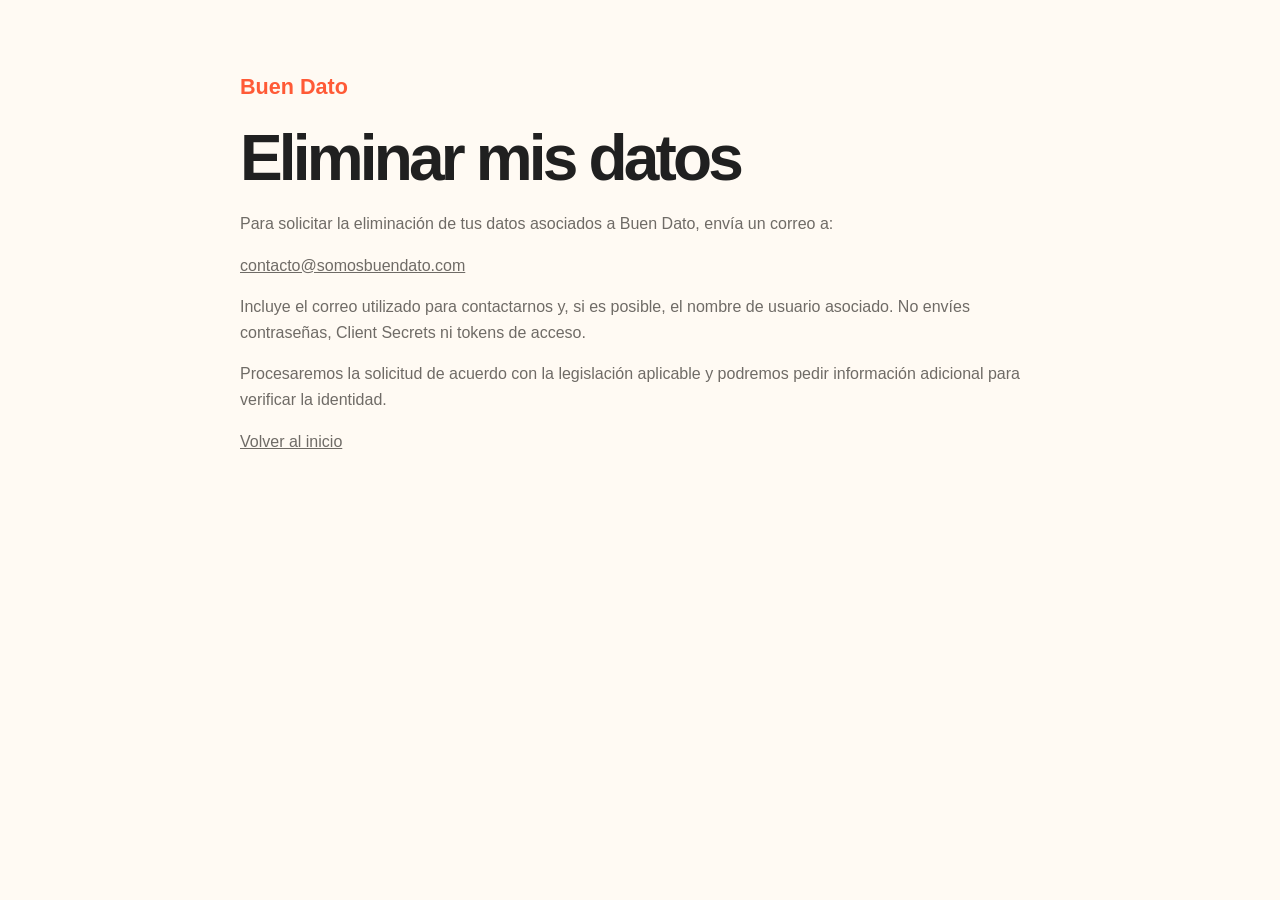
<file: eliminacion-datos.html>
<!DOCTYPE html>
<html lang="es">
<head>
  <meta charset="UTF-8">
  <meta name="viewport" content="width=device-width, initial-scale=1">
  <title>Eliminar mis datos | Buen Dato</title>
  <link rel="stylesheet" href="estilos.css">
</head>
<body>
  <main class="pagina-legal">
    <a class="logo" href="index.html">Buen Dato</a>

    <h1>Eliminar mis datos</h1>

    <p>
      Para solicitar la eliminación de tus datos asociados a Buen Dato,
      envía un correo a:
    </p>

    <p>
      <a href="mailto:contacto@somosbuendato.com">
        contacto@somosbuendato.com
      </a>
    </p>

    <p>
      Incluye el correo utilizado para contactarnos y, si es posible,
      el nombre de usuario asociado. No envíes contraseñas, Client Secrets
      ni tokens de acceso.
    </p>

    <p>
      Procesaremos la solicitud de acuerdo con la legislación aplicable y
      podremos pedir información adicional para verificar la identidad.
    </p>

    <p><a href="index.html">Volver al inicio</a></p>
  </main>
</body>
</html>
</file>
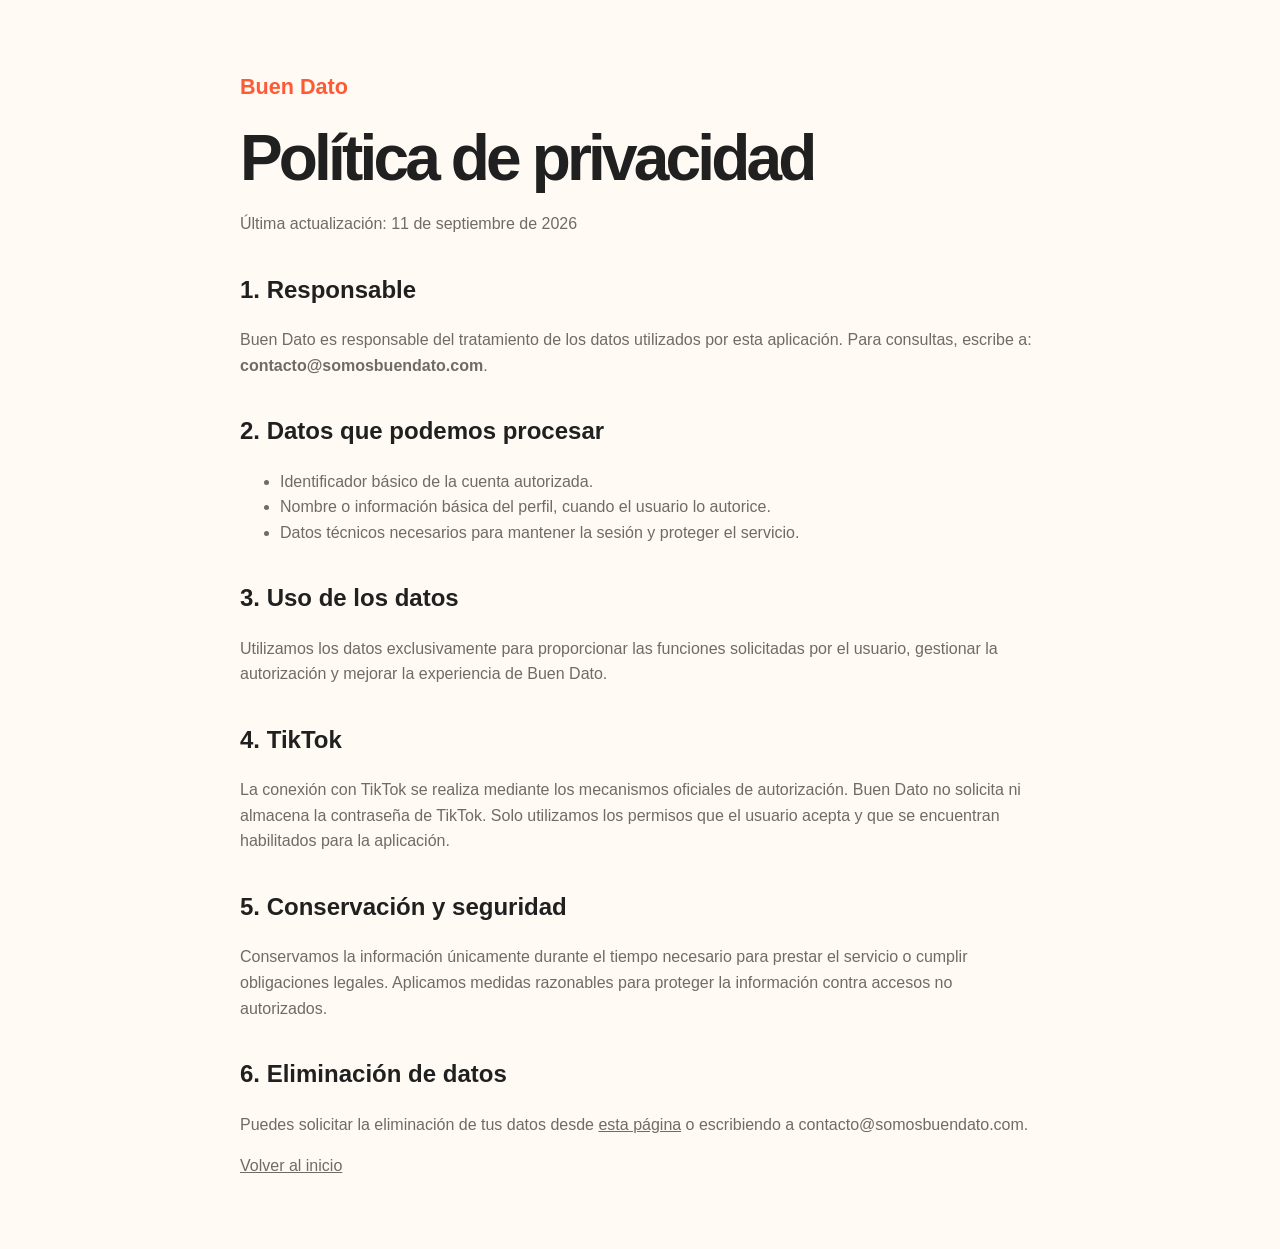
<file: privacidad.html>
<!DOCTYPE html>
<html lang="es">
<head>
  <meta charset="UTF-8">
  <meta name="viewport" content="width=device-width, initial-scale=1">
  <title>Política de privacidad | Buen Dato</title>
  <link rel="stylesheet" href="estilos.css">
</head>
<body>
  <main class="pagina-legal">
    <a class="logo" href="index.html">Buen Dato</a>

    <h1>Política de privacidad</h1>
    <p>Última actualización: 11 de septiembre de 2026</p>

    <h2>1. Responsable</h2>
    <p>
      Buen Dato es responsable del tratamiento de los datos utilizados
      por esta aplicación. Para consultas, escribe a:
      <strong>contacto@somosbuendato.com</strong>.
    </p>

    <h2>2. Datos que podemos procesar</h2>
    <ul>
      <li>Identificador básico de la cuenta autorizada.</li>
      <li>Nombre o información básica del perfil, cuando el usuario lo autorice.</li>
      <li>Datos técnicos necesarios para mantener la sesión y proteger el servicio.</li>
    </ul>

    <h2>3. Uso de los datos</h2>
    <p>
      Utilizamos los datos exclusivamente para proporcionar las funciones
      solicitadas por el usuario, gestionar la autorización y mejorar la
      experiencia de Buen Dato.
    </p>

    <h2>4. TikTok</h2>
    <p>
      La conexión con TikTok se realiza mediante los mecanismos oficiales de
      autorización. Buen Dato no solicita ni almacena la contraseña de TikTok.
      Solo utilizamos los permisos que el usuario acepta y que se encuentran
      habilitados para la aplicación.
    </p>

    <h2>5. Conservación y seguridad</h2>
    <p>
      Conservamos la información únicamente durante el tiempo necesario para
      prestar el servicio o cumplir obligaciones legales. Aplicamos medidas
      razonables para proteger la información contra accesos no autorizados.
    </p>

    <h2>6. Eliminación de datos</h2>
    <p>
      Puedes solicitar la eliminación de tus datos desde
      <a href="eliminacion-datos.html">esta página</a> o escribiendo a
      contacto@somosbuendato.com.
    </p>

    <p><a href="index.html">Volver al inicio</a></p>
  </main>
</body>
</html>
</file>
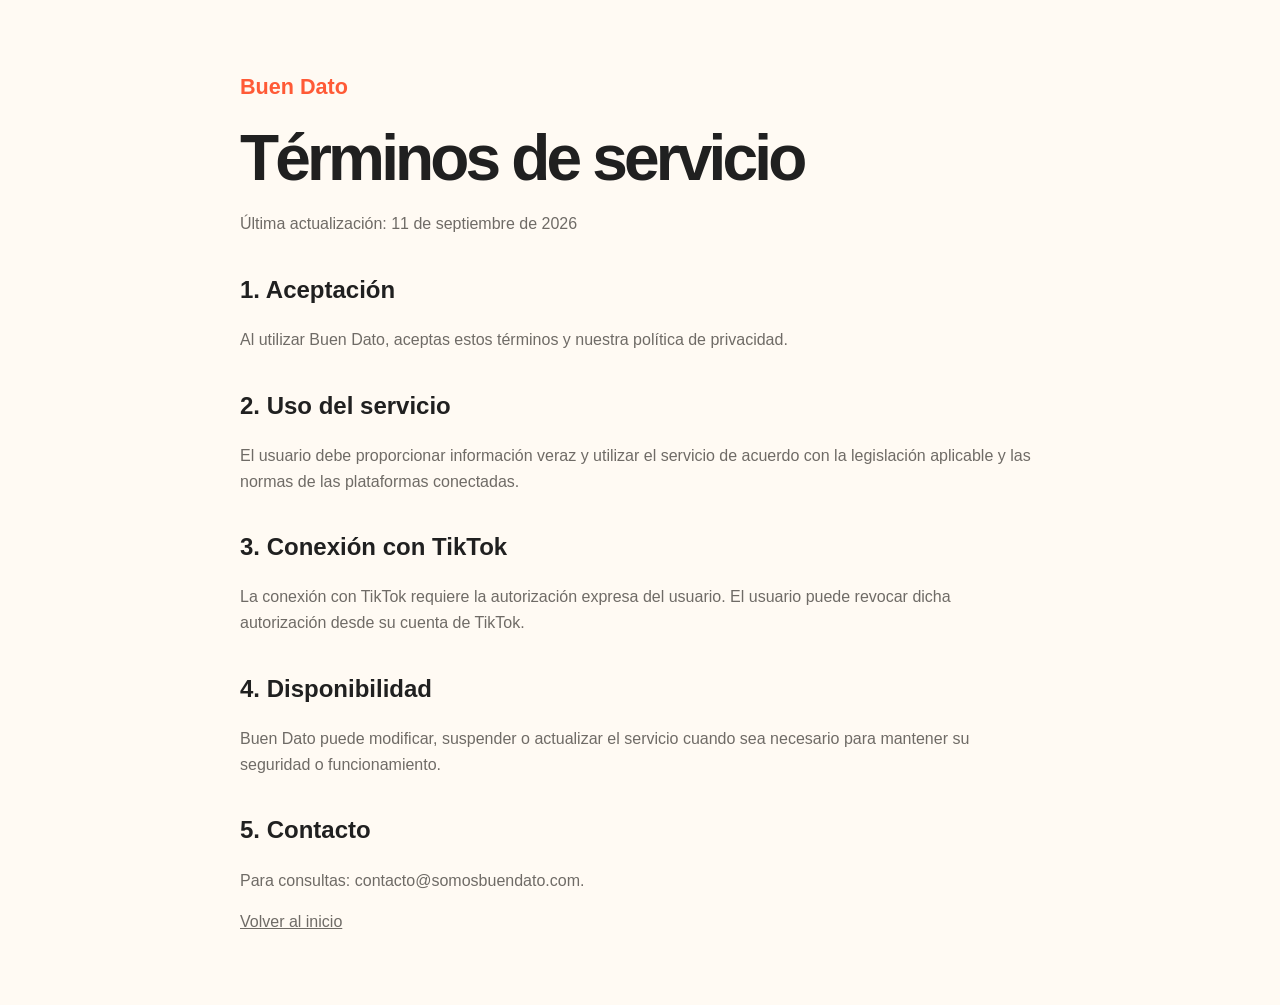
<file: terminos.html>
<!DOCTYPE html>
<html lang="es">
<head>
  <meta charset="UTF-8">
  <meta name="viewport" content="width=device-width, initial-scale=1">
  <title>Términos de servicio | Buen Dato</title>
  <link rel="stylesheet" href="estilos.css">
</head>
<body>
  <main class="pagina-legal">
    <a class="logo" href="index.html">Buen Dato</a>

    <h1>Términos de servicio</h1>
    <p>Última actualización: 11 de septiembre de 2026</p>

    <h2>1. Aceptación</h2>
    <p>
      Al utilizar Buen Dato, aceptas estos términos y nuestra política de privacidad.
    </p>

    <h2>2. Uso del servicio</h2>
    <p>
      El usuario debe proporcionar información veraz y utilizar el servicio
      de acuerdo con la legislación aplicable y las normas de las plataformas
      conectadas.
    </p>

    <h2>3. Conexión con TikTok</h2>
    <p>
      La conexión con TikTok requiere la autorización expresa del usuario.
      El usuario puede revocar dicha autorización desde su cuenta de TikTok.
    </p>

    <h2>4. Disponibilidad</h2>
    <p>
      Buen Dato puede modificar, suspender o actualizar el servicio cuando sea
      necesario para mantener su seguridad o funcionamiento.
    </p>

    <h2>5. Contacto</h2>
    <p>
      Para consultas: contacto@somosbuendato.com.
    </p>

    <p><a href="index.html">Volver al inicio</a></p>
  </main>
</body>
</html>
</file>
<file: estilos.css>
:root {
  --fondo: #fffaf3;
  --texto: #202020;
  --muted: #6f6b66;
  --primario: #ff5a36;
  --primario-oscuro: #d84325;
  --tarjeta: #ffffff;
  --borde: #eadfd4;
  --oscuro: #181818;
}

* {
  box-sizing: border-box;
}

html {
  scroll-behavior: smooth;
}

body {
  margin: 0;
  background: var(--fondo);
  color: var(--texto);
  font-family: Arial, Helvetica, sans-serif;
  line-height: 1.6;
}

a {
  color: inherit;
}

.encabezado {
  width: min(1120px, calc(100% - 32px));
  margin: auto;
  padding: 22px 0;
  display: flex;
  align-items: center;
  justify-content: space-between;
  gap: 20px;
}

.logo {
  color: var(--primario);
  font-size: 1.35rem;
  font-weight: 800;
  text-decoration: none;
}

.encabezado nav,
.pie div,
.enlaces-legales {
  display: flex;
  gap: 18px;
  flex-wrap: wrap;
}

.encabezado nav a,
.pie a {
  color: var(--muted);
  font-size: .92rem;
  text-decoration: none;
}

.encabezado nav a:hover,
.pie a:hover {
  color: var(--primario);
}

.hero {
  width: min(1120px, calc(100% - 32px));
  min-height: 620px;
  margin: auto;
  display: grid;
  grid-template-columns: 1.1fr .9fr;
  align-items: center;
  gap: 70px;
}

.hero-contenido {
  max-width: 650px;
}

.etiqueta {
  color: var(--primario);
  font-size: .78rem;
  font-weight: 800;
  letter-spacing: .12em;
  text-transform: uppercase;
}

h1,
h2,
h3 {
  line-height: 1.1;
}

h1 {
  max-width: 650px;
  margin: 18px 0;
  font-size: clamp(2.7rem, 7vw, 5.8rem);
  letter-spacing: -.06em;
}

h2 {
  font-size: clamp(2rem, 4vw, 3rem);
  margin: 10px 0 24px;
}

.hero p {
  max-width: 580px;
  color: var(--muted);
  font-size: 1.15rem;
}

.boton {
  display: inline-flex;
  align-items: center;
  gap: 10px;
  margin-top: 18px;
  padding: 15px 22px;
  border-radius: 999px;
  color: #fff;
  font-weight: 700;
  text-decoration: none;
  transition: transform .2s, background .2s;
}

.boton:hover {
  background: var(--primario-oscuro);
  transform: translateY(-2px);
}

.boton-tiktok {
  background: var(--oscuro);
}

.tiktok-icon {
  font-size: 1.4rem;
}

.nota {
  font-size: .82rem !important;
  margin-top: 12px;
}

.tarjeta-presentacion {
  min-height: 380px;
  padding: 40px;
  border-radius: 30px;
  background: linear-gradient(145deg, #ff704c, #ffb443);
  color: #fff;
  display: flex;
  flex-direction: column;
  justify-content: end;
  box-shadow: 0 25px 60px rgba(210, 80, 35, .2);
}

.tarjeta-presentacion h2 {
  margin: 20px 0 8px;
}

.tarjeta-presentacion p {
  color: #fff;
  margin: 0;
}

.circulo {
  width: 115px;
  height: 115px;
  display: grid;
  place-items: center;
  border: 3px solid #fff;
  border-radius: 50%;
  font-size: 2rem;
  font-weight: 900;
}

.seccion {
  width: min(1120px, calc(100% - 32px));
  margin: 70px auto;
}

.pasos {
  display: grid;
  grid-template-columns: repeat(3, 1fr);
  gap: 18px;
}

.paso,
.aviso {
  padding: 28px;
  border: 1px solid var(--borde);
  border-radius: 20px;
  background: var(--tarjeta);
}

.paso strong {
  color: var(--primario);
  font-size: 1.5rem;
}

.paso h3 {
  margin-bottom: 8px;
}

.paso p,
.aviso p,
.legal-resumen p {
  color: var(--muted);
}

.aviso {
  background: #fff0e7;
  border: 0;
}

.enlaces-legales a {
  color: var(--primario-oscuro);
  font-weight: 700;
}

.pie {
  width: min(1120px, calc(100% - 32px));
  margin: 80px auto 0;
  padding: 25px 0;
  border-top: 1px solid var(--borde);
  display: flex;
  justify-content: space-between;
  gap: 20px;
  flex-wrap: wrap;
  color: var(--muted);
  font-size: .9rem;
}

.pie p {
  margin: 0;
}

.pagina-legal {
  width: min(800px, calc(100% - 32px));
  margin: 70px auto;
  min-height: 65vh;
}

.pagina-legal h1 {
  font-size: clamp(2.5rem, 6vw, 4rem);
}

.pagina-legal h2 {
  margin-top: 40px;
  font-size: 1.5rem;
}

.pagina-legal p,
.pagina-legal li {
  color: var(--muted);
}

@media (max-width: 760px) {
  .encabezado {
    align-items: flex-start;
    flex-direction: column;
  }

  .hero {
    grid-template-columns: 1fr;
    gap: 30px;
    padding: 40px 0;
  }

  .hero h1 {
    font-size: clamp(2.8rem, 15vw, 5rem);
  }

  .tarjeta-presentacion {
    min-height: 280px;
  }

  .pasos {
    grid-template-columns: 1fr;
  }

  .seccion {
    margin: 55px auto;
  }
}
</file>
